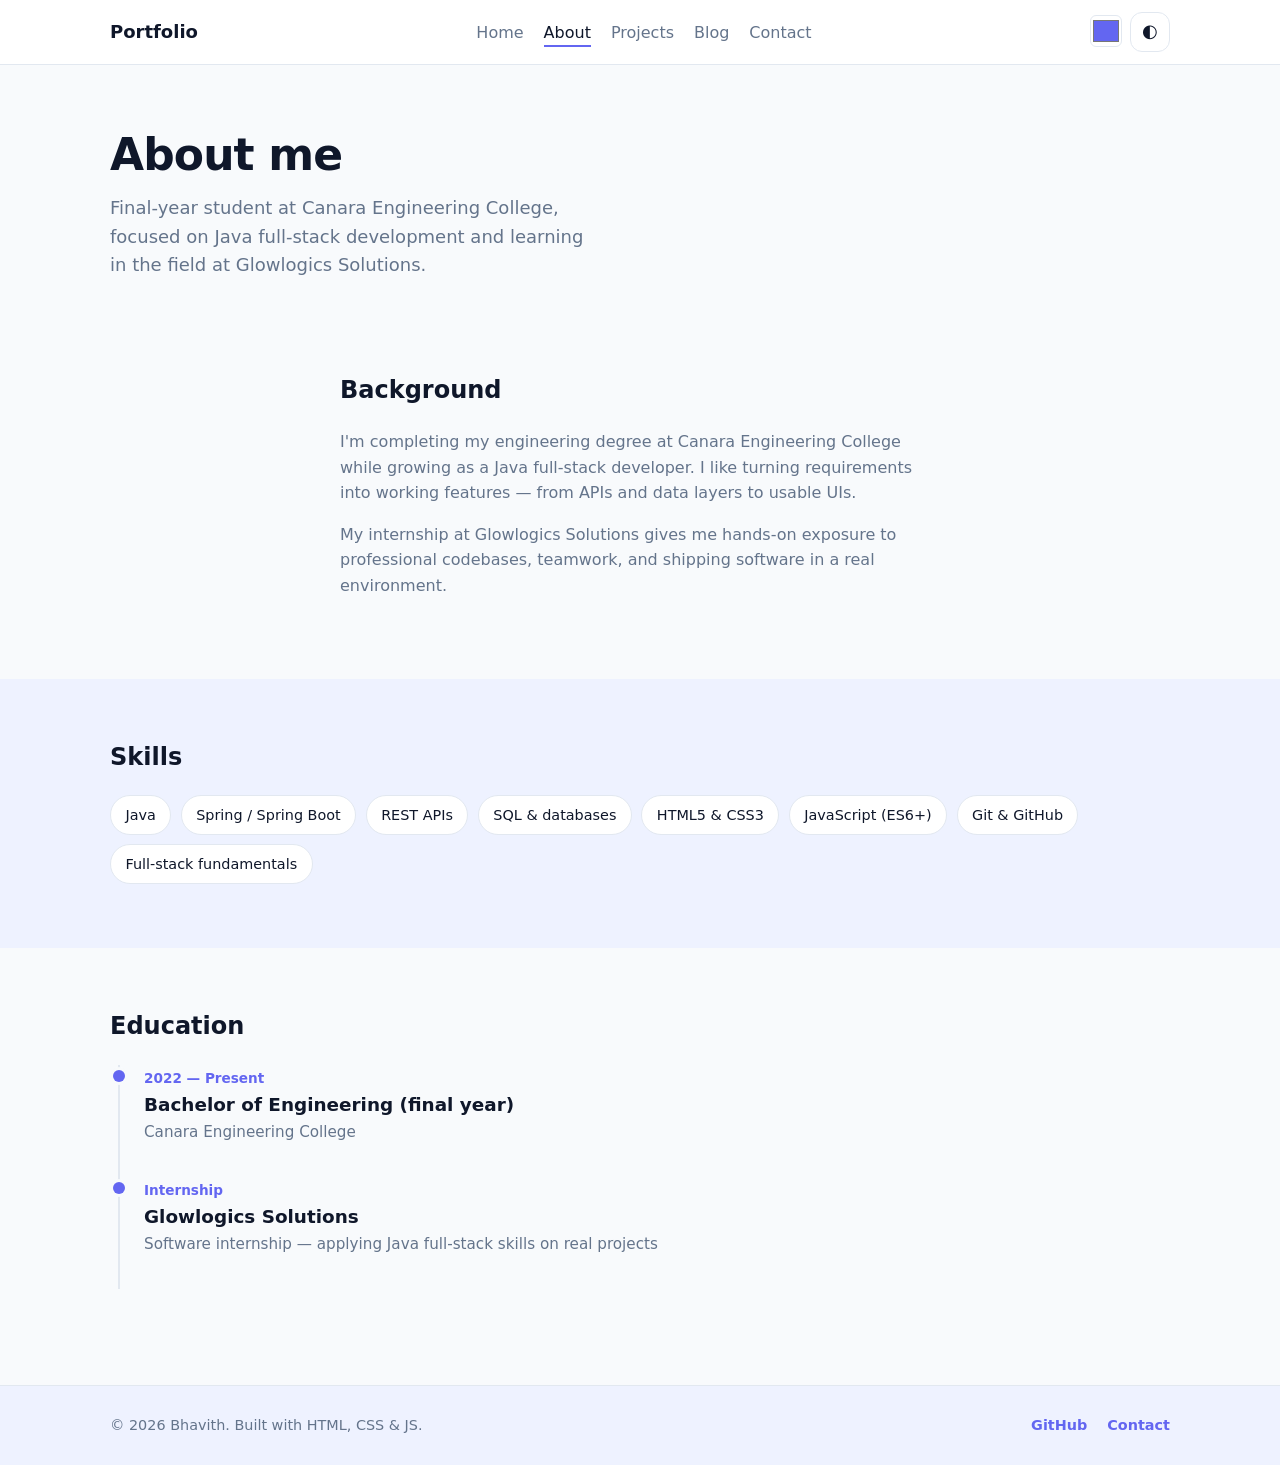
<file: about.html>
<!DOCTYPE html>
<html lang="en">
  <head>
    <meta charset="UTF-8" />
    <meta name="viewport" content="width=device-width, initial-scale=1.0" />
    <meta name="description" content="About Bhavith — Canara Engineering College, Java full-stack, Glowlogics Solutions internship." />
    <title>Portfolio | About</title>
    <script src="js/theme-init.js"></script>
    <link rel="stylesheet" href="css/styles.css" />
  </head>
  <body>
    <a class="skip-link" href="#main">Skip to content</a>
    <header class="site-header">
      <div class="container header-inner">
        <a class="logo" href="index.html">Portfolio</a>
        <button
          type="button"
          class="nav-toggle"
          aria-expanded="false"
          aria-controls="site-nav"
          aria-label="Open menu"
        >
          <span class="nav-toggle-bar"></span>
          <span class="nav-toggle-bar"></span>
          <span class="nav-toggle-bar"></span>
        </button>
        <nav id="site-nav" class="site-nav" aria-label="Primary">
          <ul class="nav-list">
            <li><a href="index.html" class="nav-link">Home</a></li>
            <li><a href="about.html" class="nav-link active">About</a></li>
            <li><a href="projects.html" class="nav-link">Projects</a></li>
            <li><a href="blog.html" class="nav-link">Blog</a></li>
            <li><a href="contact.html" class="nav-link">Contact</a></li>
          </ul>
        </nav>
        <div class="header-actions">
          <label class="theme-picker" title="Accent color">
            <span class="visually-hidden">Accent color</span>
            <input type="color" id="accent-color" value="#6366f1" />
          </label>
          <button
            type="button"
            class="theme-toggle"
            id="dark-mode-toggle"
            aria-pressed="false"
            title="Toggle dark mode"
          >
            <span class="theme-toggle-icon" aria-hidden="true">◐</span>
            <span class="visually-hidden">Dark mode</span>
          </button>
        </div>
      </div>
    </header>

    <main id="main">
      <section class="page-hero section">
        <div class="container">
          <h1 class="page-title animate-on-scroll">About me</h1>
          <p class="page-lead animate-on-scroll">
            Final-year student at Canara Engineering College, focused on Java
            full-stack development and learning in the field at Glowlogics
            Solutions.
          </p>
        </div>
      </section>

      <section class="section">
        <div class="container narrow">
          <h2 class="section-title animate-on-scroll">Background</h2>
          <div class="prose animate-on-scroll">
            <p>
              I'm completing my engineering degree at Canara Engineering College
              while growing as a Java full-stack developer. I like turning
              requirements into working features — from APIs and data layers to
              usable UIs.
            </p>
            <p>
              My internship at Glowlogics Solutions gives me hands-on exposure
              to professional codebases, teamwork, and shipping software in a real
              environment.
            </p>
          </div>
        </div>
      </section>

      <section class="section section-alt">
        <div class="container">
          <h2 class="section-title animate-on-scroll">Skills</h2>
          <ul class="skills-grid animate-on-scroll">
            <li class="skill-pill">Java</li>
            <li class="skill-pill">Spring / Spring Boot</li>
            <li class="skill-pill">REST APIs</li>
            <li class="skill-pill">SQL &amp; databases</li>
            <li class="skill-pill">HTML5 &amp; CSS3</li>
            <li class="skill-pill">JavaScript (ES6+)</li>
            <li class="skill-pill">Git &amp; GitHub</li>
            <li class="skill-pill">Full-stack fundamentals</li>
          </ul>
        </div>
      </section>

      <section class="section">
        <div class="container">
          <h2 class="section-title animate-on-scroll">Education</h2>
          <ol class="timeline">
            <li class="timeline-item animate-on-scroll">
              <span class="timeline-date">2022 — Present</span>
              <h3 class="timeline-title">Bachelor of Engineering (final year)</h3>
              <p class="timeline-meta">Canara Engineering College</p>
            </li>
            <li class="timeline-item animate-on-scroll">
              <span class="timeline-date">Internship</span>
              <h3 class="timeline-title">Glowlogics Solutions</h3>
              <p class="timeline-meta">Software internship — applying Java full-stack skills on real projects</p>
            </li>
          </ol>
        </div>
      </section>
    </main>

    <footer class="site-footer">
      <div class="container footer-inner">
        <p>© <span id="year"></span> Bhavith. Built with HTML, CSS &amp; JS.</p>
        <ul class="footer-social">
          <li>
            <a href="https://github.com/bhavith12369" target="_blank" rel="noopener noreferrer">GitHub</a>
          </li>
          <li>
            <a href="contact.html">Contact</a>
          </li>
        </ul>
      </div>
    </footer>

    <script src="js/app.js" defer></script>
  </body>
</html>
</file>
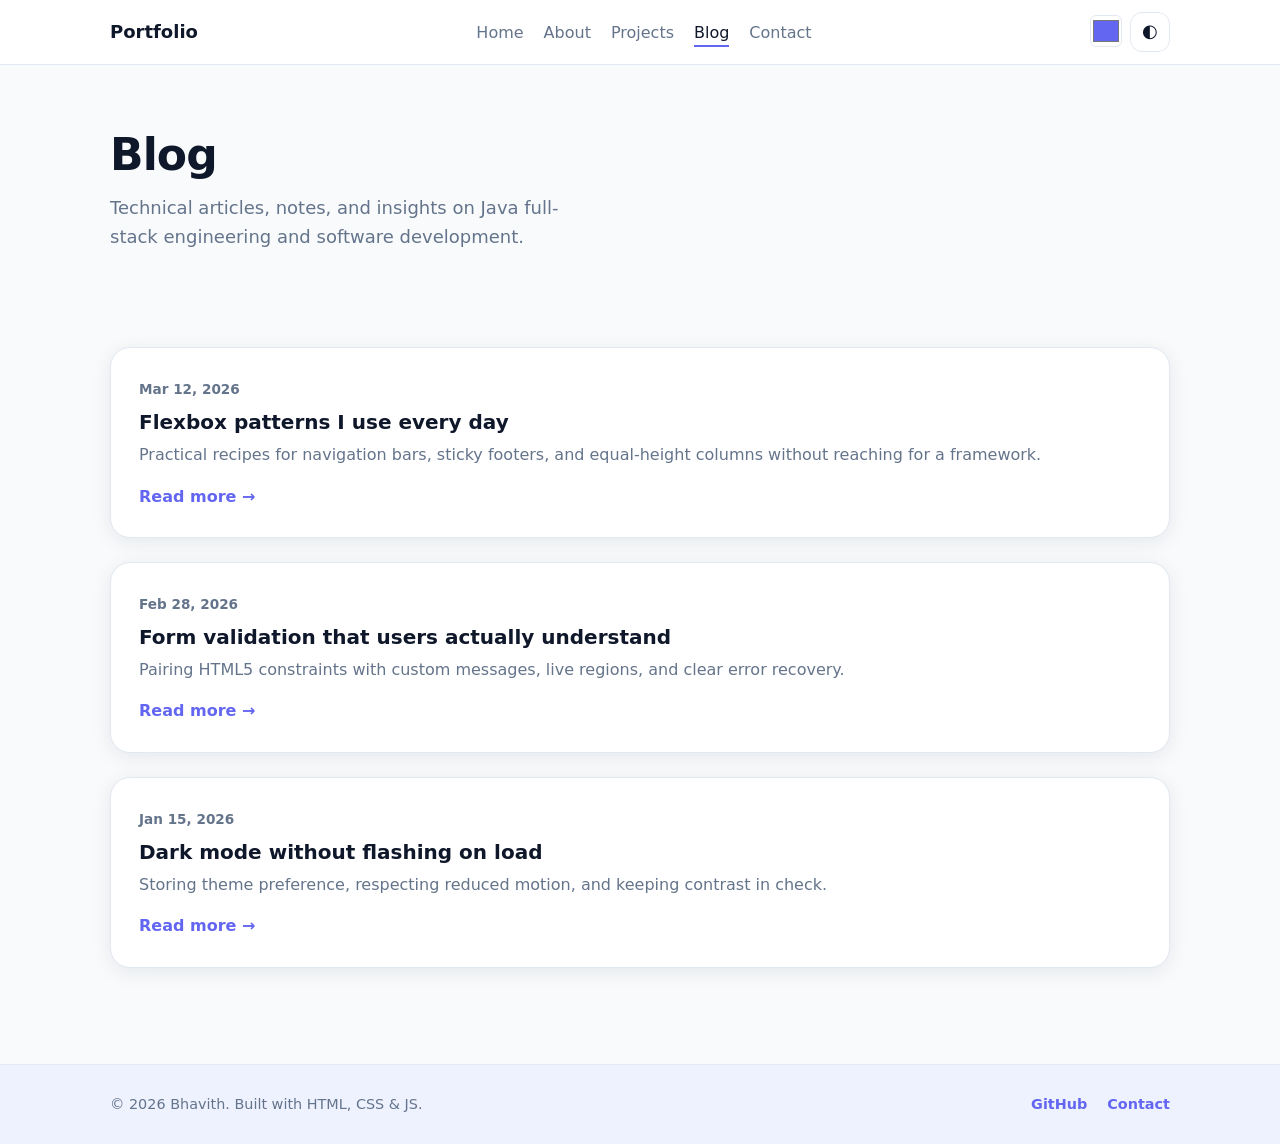
<file: blog.html>
<!DOCTYPE html>
<html lang="en">
  <head>
    <meta charset="UTF-8" />
    <meta name="viewport" content="width=device-width, initial-scale=1.0" />
    <meta name="description" content="Technical articles and notes from the blog." />
    <title>Portfolio | Blog</title>
    <script src="js/theme-init.js"></script>
    <link rel="stylesheet" href="css/styles.css" />
  </head>
  <body>
    <a class="skip-link" href="#main">Skip to content</a>
    <header class="site-header">
      <div class="container header-inner">
        <a class="logo" href="index.html">Portfolio</a>
        <button
          type="button"
          class="nav-toggle"
          aria-expanded="false"
          aria-controls="site-nav"
          aria-label="Open menu"
        >
          <span class="nav-toggle-bar"></span>
          <span class="nav-toggle-bar"></span>
          <span class="nav-toggle-bar"></span>
        </button>
        <nav id="site-nav" class="site-nav" aria-label="Primary">
          <ul class="nav-list">
            <li><a href="index.html" class="nav-link">Home</a></li>
            <li><a href="about.html" class="nav-link">About</a></li>
            <li><a href="projects.html" class="nav-link">Projects</a></li>
            <li><a href="blog.html" class="nav-link active">Blog</a></li>
            <li><a href="contact.html" class="nav-link">Contact</a></li>
          </ul>
        </nav>
        <div class="header-actions">
          <label class="theme-picker" title="Accent color">
            <span class="visually-hidden">Accent color</span>
            <input type="color" id="accent-color" value="#6366f1" />
          </label>
          <button
            type="button"
            class="theme-toggle"
            id="dark-mode-toggle"
            aria-pressed="false"
            title="Toggle dark mode"
          >
            <span class="theme-toggle-icon" aria-hidden="true">◐</span>
            <span class="visually-hidden">Dark mode</span>
          </button>
        </div>
      </div>
    </header>

    <main id="main">
      <section class="page-hero section">
        <div class="container">
          <h1 class="page-title animate-on-scroll">Blog</h1>
          <p class="page-lead animate-on-scroll">
            Technical articles, notes, and insights on Java full-stack engineering and software development.
          </p>
        </div>
      </section>

      <section class="section">
        <div class="container">
          <ul class="blog-list">
            <li class="blog-item animate-on-scroll">
              <article class="blog-card">
                <time class="blog-date" datetime="2026-03-12">Mar 12, 2026</time>
                <h2 class="blog-card-title">
                  <a href="#">Flexbox patterns I use every day</a>
                </h2>
                <p class="blog-excerpt">
                  Practical recipes for navigation bars, sticky footers, and
                  equal-height columns without reaching for a framework.
                </p>
                <a class="link-arrow" href="#">Read more</a>
              </article>
            </li>
            <li class="blog-item animate-on-scroll">
              <article class="blog-card">
                <time class="blog-date" datetime="2026-02-28">Feb 28, 2026</time>
                <h2 class="blog-card-title">
                  <a href="#">Form validation that users actually understand</a>
                </h2>
                <p class="blog-excerpt">
                  Pairing HTML5 constraints with custom messages, live regions,
                  and clear error recovery.
                </p>
                <a class="link-arrow" href="#">Read more</a>
              </article>
            </li>
            <li class="blog-item animate-on-scroll">
              <article class="blog-card">
                <time class="blog-date" datetime="2026-01-15">Jan 15, 2026</time>
                <h2 class="blog-card-title">
                  <a href="#">Dark mode without flashing on load</a>
                </h2>
                <p class="blog-excerpt">
                  Storing theme preference, respecting reduced motion, and
                  keeping contrast in check.
                </p>
                <a class="link-arrow" href="#">Read more</a>
              </article>
            </li>
          </ul>
        </div>
      </section>
    </main>

    <footer class="site-footer">
      <div class="container footer-inner">
        <p>© <span id="year"></span> Bhavith. Built with HTML, CSS &amp; JS.</p>
        <ul class="footer-social">
          <li>
            <a href="https://github.com/bhavith12369" target="_blank" rel="noopener noreferrer">GitHub</a>
          </li>
          <li>
            <a href="contact.html">Contact</a>
          </li>
        </ul>
      </div>
    </footer>

    <script src="js/app.js" defer></script>
  </body>
</html>
</file>
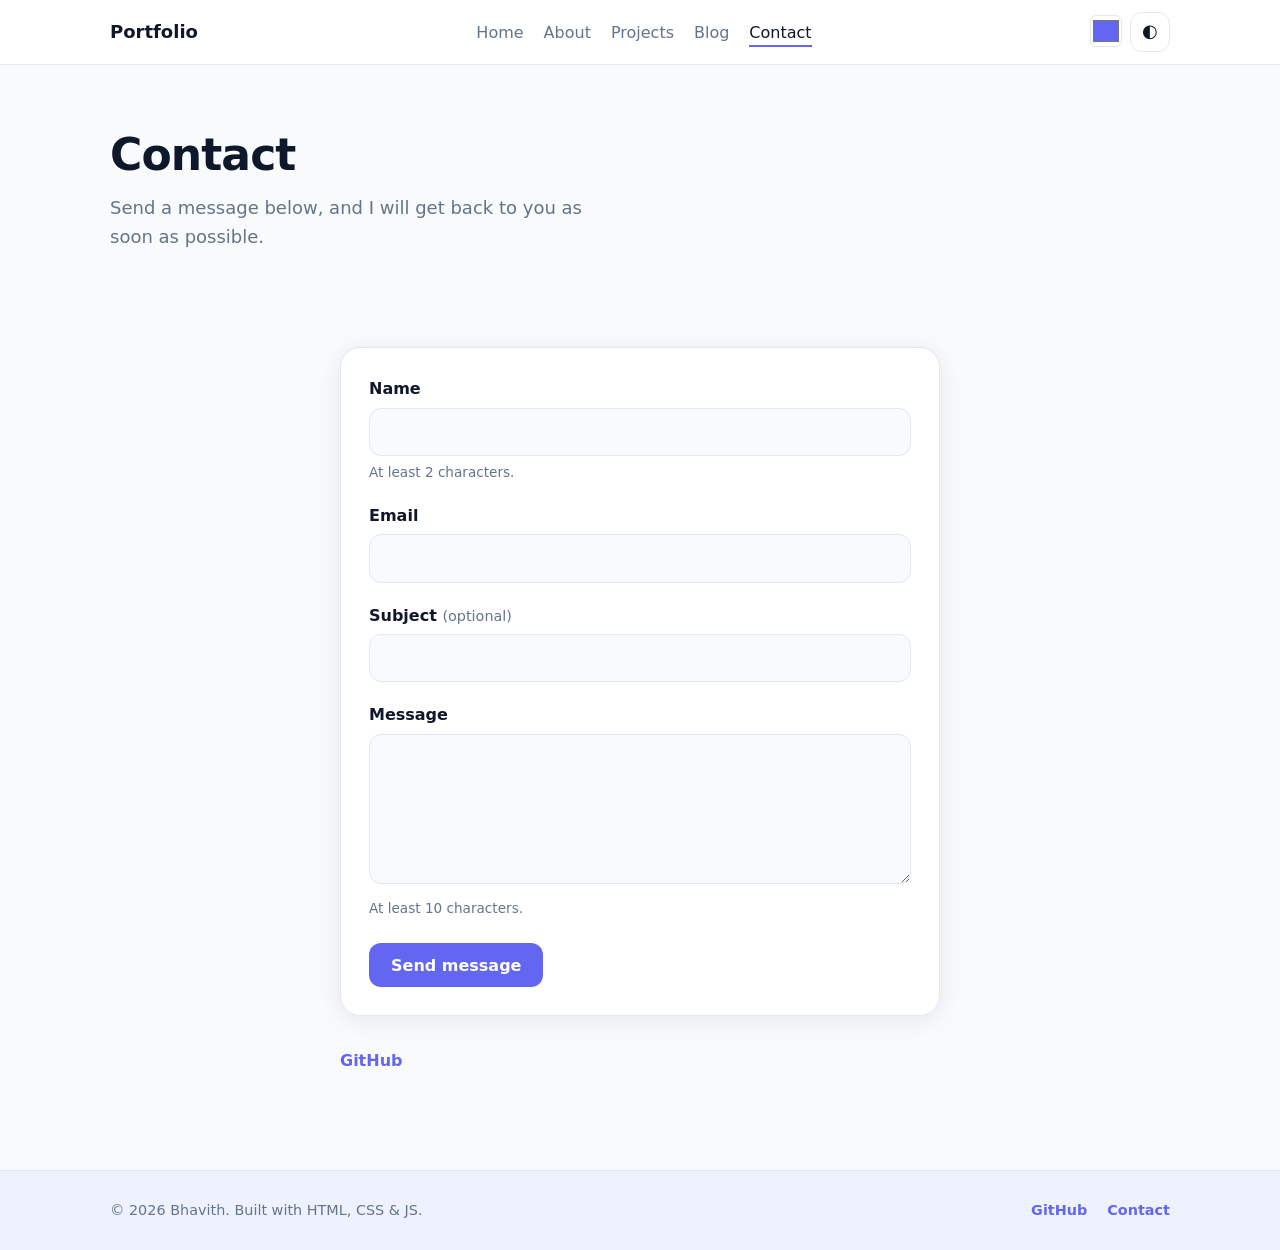
<file: contact.html>
<!DOCTYPE html>
<html lang="en">
  <head>
    <meta charset="UTF-8" />
    <meta name="viewport" content="width=device-width, initial-scale=1.0" />
    <!-- Leave empty when the site is served by Spring Boot (same origin). For GitHub Pages + separate API, set to your API root, e.g. https://your-app.onrender.com -->
    <meta name="portfolio-api-base" content="" />
    <meta name="description" content="Contact — send a message." />
    <title>Portfolio | Contact</title>
    <script src="js/theme-init.js"></script>
    <link rel="stylesheet" href="css/styles.css" />
  </head>
  <body>
    <a class="skip-link" href="#main">Skip to content</a>
    <header class="site-header">
      <div class="container header-inner">
        <a class="logo" href="index.html">Portfolio</a>
        <button
          type="button"
          class="nav-toggle"
          aria-expanded="false"
          aria-controls="site-nav"
          aria-label="Open menu"
        >
          <span class="nav-toggle-bar"></span>
          <span class="nav-toggle-bar"></span>
          <span class="nav-toggle-bar"></span>
        </button>
        <nav id="site-nav" class="site-nav" aria-label="Primary">
          <ul class="nav-list">
            <li><a href="index.html" class="nav-link">Home</a></li>
            <li><a href="about.html" class="nav-link">About</a></li>
            <li><a href="projects.html" class="nav-link">Projects</a></li>
            <li><a href="blog.html" class="nav-link">Blog</a></li>
            <li><a href="contact.html" class="nav-link active">Contact</a></li>
          </ul>
        </nav>
        <div class="header-actions">
          <label class="theme-picker" title="Accent color">
            <span class="visually-hidden">Accent color</span>
            <input type="color" id="accent-color" value="#6366f1" />
          </label>
          <button
            type="button"
            class="theme-toggle"
            id="dark-mode-toggle"
            aria-pressed="false"
            title="Toggle dark mode"
          >
            <span class="theme-toggle-icon" aria-hidden="true">◐</span>
            <span class="visually-hidden">Dark mode</span>
          </button>
        </div>
      </div>
    </header>

    <main id="main">
      <section class="page-hero section">
        <div class="container">
          <h1 class="page-title animate-on-scroll">Contact</h1>
          <p class="page-lead animate-on-scroll">
            Send a message below, and I will get back to you as soon as possible.
          </p>
        </div>
      </section>

      <section class="section">
        <div class="container narrow">
          <form
            class="contact-form animate-on-scroll"
            id="contact-form"
            novalidate
            action="#"
            method="post"
          >
            <div class="form-field">
              <label for="contact-name">Name</label>
              <input
                id="contact-name"
                name="name"
                type="text"
                autocomplete="name"
                required
                minlength="2"
                maxlength="80"
                aria-describedby="name-hint name-error"
              />
              <p id="name-hint" class="field-hint">At least 2 characters.</p>
              <p id="name-error" class="field-error" role="alert" hidden></p>
            </div>
            <div class="form-field">
              <label for="contact-email">Email</label>
              <input
                id="contact-email"
                name="email"
                type="email"
                autocomplete="email"
                required
                aria-describedby="email-error"
              />
              <p id="email-error" class="field-error" role="alert" hidden></p>
            </div>
            <div class="form-field">
              <label for="contact-subject">Subject <span class="optional">(optional)</span></label>
              <input
                id="contact-subject"
                name="subject"
                type="text"
                maxlength="120"
                aria-describedby="subject-error"
              />
              <p id="subject-error" class="field-error" role="alert" hidden></p>
            </div>
            <div class="form-field">
              <label for="contact-message">Message</label>
              <textarea
                id="contact-message"
                name="message"
                rows="5"
                required
                minlength="10"
                maxlength="2000"
                aria-describedby="message-hint message-error"
              ></textarea>
              <p id="message-hint" class="field-hint">At least 10 characters.</p>
              <p id="message-error" class="field-error" role="alert" hidden></p>
            </div>
            <div class="form-actions">
              <button type="submit" class="btn btn-primary" id="contact-submit">
                Send message
              </button>
            </div>
            <p id="form-server-error" class="field-error" role="alert" hidden></p>
            <p id="form-success" class="form-success" role="status" tabindex="-1" hidden></p>
          </form>

          <ul class="contact-social animate-on-scroll" aria-label="Other ways to reach me">
            <li>
              <a href="https://github.com/bhavith12369" target="_blank" rel="noopener noreferrer">GitHub</a>
            </li>
          </ul>
        </div>
      </section>
    </main>

    <footer class="site-footer">
      <div class="container footer-inner">
        <p>© <span id="year"></span> Bhavith. Built with HTML, CSS &amp; JS.</p>
        <ul class="footer-social">
          <li>
            <a href="https://github.com/bhavith12369" target="_blank" rel="noopener noreferrer">GitHub</a>
          </li>
          <li>
            <a href="contact.html">Contact</a>
          </li>
        </ul>
      </div>
    </footer>

    <script src="js/app.js" defer></script>
  </body>
</html>
</file>
<file: css/styles.css>
/* --- CSS variables & base --- */
:root {
  --accent: #6366f1;
  --accent-hover: #4f46e5;
  --bg: #f8fafc;
  --bg-alt: #eef2ff;
  --surface: #ffffff;
  --text: #0f172a;
  --text-muted: #64748b;
  --border: #e2e8f0;
  --shadow: rgba(15, 23, 42, 0.08);
  --radius: 12px;
  --radius-lg: 20px;
  --header-h: 4rem;
  --transition: 0.25s ease;
  --font: "Segoe UI", system-ui, -apple-system, sans-serif;
}

.dark {
  --bg: #0f1419;
  --bg-alt: #151b24;
  --surface: #1a222d;
  --text: #f1f5f9;
  --text-muted: #94a3b8;
  --border: #2d3a4a;
  --shadow: rgba(0, 0, 0, 0.35);
  --accent-hover: #818cf8;
}

*,
*::before,
*::after {
  box-sizing: border-box;
}

html {
  scroll-behavior: smooth;
}

@media (prefers-reduced-motion: reduce) {
  html {
    scroll-behavior: auto;
  }

  *,
  *::before,
  *::after {
    animation-duration: 0.01ms !important;
    animation-iteration-count: 1 !important;
    transition-duration: 0.01ms !important;
  }
}

body {
  margin: 0;
  font-family: var(--font);
  font-size: 1rem;
  line-height: 1.6;
  color: var(--text);
  background: var(--bg);
  transition: background-color var(--transition), color var(--transition);
}

img {
  max-width: 100%;
  height: auto;
  display: block;
}

a {
  color: var(--accent);
  text-decoration-thickness: 1px;
  text-underline-offset: 0.2em;
  transition: color var(--transition);
}

a:hover {
  color: var(--accent-hover);
}

h1,
h2,
h3 {
  line-height: 1.2;
  font-weight: 700;
}

.visually-hidden {
  position: absolute;
  width: 1px;
  height: 1px;
  padding: 0;
  margin: -1px;
  overflow: hidden;
  clip: rect(0, 0, 0, 0);
  white-space: nowrap;
  border: 0;
}

.skip-link {
  position: absolute;
  top: -100px;
  left: 1rem;
  z-index: 1000;
  padding: 0.75rem 1rem;
  background: var(--accent);
  color: #fff;
  border-radius: var(--radius);
  font-weight: 600;
}

.skip-link:focus {
  top: 1rem;
}

.container {
  width: 100%;
  max-width: 1100px;
  margin: 0 auto;
  padding: 0 1.25rem;
}

.container.narrow {
  max-width: 640px;
}

/* --- Header --- */
.site-header {
  position: sticky;
  top: 0;
  z-index: 100;
  background: color-mix(in srgb, var(--surface) 92%, transparent);
  backdrop-filter: blur(10px);
  border-bottom: 1px solid var(--border);
}

.header-inner {
  display: flex;
  flex-wrap: wrap;
  align-items: center;
  justify-content: space-between;
  gap: 0.75rem;
  min-height: var(--header-h);
}

.logo {
  font-weight: 800;
  font-size: 1.125rem;
  color: var(--text);
  text-decoration: none;
}

.logo:hover {
  color: var(--accent);
}

.nav-toggle {
  display: none;
  flex-direction: column;
  justify-content: center;
  gap: 5px;
  padding: 0.5rem;
  background: transparent;
  border: 1px solid var(--border);
  border-radius: var(--radius);
  cursor: pointer;
}

.nav-toggle-bar {
  display: block;
  width: 22px;
  height: 2px;
  background: var(--text);
  border-radius: 1px;
  transition: transform var(--transition), opacity var(--transition);
}

.site-nav .nav-list {
  display: flex;
  flex-wrap: wrap;
  align-items: center;
  gap: 0.25rem 1.25rem;
  list-style: none;
  margin: 0;
  padding: 0;
}

.nav-link {
  color: var(--text-muted);
  text-decoration: none;
  font-weight: 500;
  padding: 0.35rem 0;
  position: relative;
}

.nav-link::after {
  content: "";
  position: absolute;
  left: 0;
  bottom: 0;
  width: 0;
  height: 2px;
  background: var(--accent);
  transition: width var(--transition);
}

.nav-link:hover,
.nav-link:focus-visible {
  color: var(--text);
}

.nav-link:hover::after,
.nav-link:focus-visible::after,
.nav-link.active::after {
  width: 100%;
}

.nav-link.active {
  color: var(--text);
}

.header-actions {
  display: flex;
  align-items: center;
  gap: 0.5rem;
}

.theme-picker input[type="color"] {
  width: 2rem;
  height: 2rem;
  padding: 0;
  border: 1px solid var(--border);
  border-radius: 6px;
  cursor: pointer;
  background: var(--surface);
}

.theme-toggle {
  display: inline-flex;
  align-items: center;
  justify-content: center;
  width: 2.5rem;
  height: 2.5rem;
  border-radius: var(--radius);
  border: 1px solid var(--border);
  background: var(--surface);
  color: var(--text);
  cursor: pointer;
  transition: border-color var(--transition), transform var(--transition);
}

.theme-toggle:hover {
  border-color: var(--accent);
}

.theme-toggle-icon {
  font-size: 1.1rem;
  line-height: 1;
}

/* Mobile nav */
@media (max-width: 768px) {
  .nav-toggle {
    display: flex;
    order: 2;
  }

  .header-actions {
    order: 3;
  }

  .site-nav {
    order: 4;
    width: 100%;
    max-height: 0;
    overflow: hidden;
    transition: max-height 0.35s ease;
  }

  .site-nav.is-open {
    max-height: 320px;
  }

  .site-nav .nav-list {
    flex-direction: column;
    align-items: flex-start;
    padding: 0.75rem 0 1rem;
    gap: 0.5rem;
  }

  .nav-toggle[aria-expanded="true"] .nav-toggle-bar:nth-child(1) {
    transform: translateY(7px) rotate(45deg);
  }

  .nav-toggle[aria-expanded="true"] .nav-toggle-bar:nth-child(2) {
    opacity: 0;
  }

  .nav-toggle[aria-expanded="true"] .nav-toggle-bar:nth-child(3) {
    transform: translateY(-7px) rotate(-45deg);
  }
}

/* --- Sections --- */
.section {
  padding: 4rem 0;
}

.section-tight {
  padding-top: 0;
}

.section-alt {
  background: var(--bg-alt);
}

.page-hero {
  padding-bottom: 2rem;
}

.page-title {
  font-size: clamp(2rem, 5vw, 2.75rem);
  margin: 0 0 0.75rem;
  letter-spacing: -0.02em;
}

.page-lead {
  font-size: 1.125rem;
  color: var(--text-muted);
  max-width: 42ch;
  margin: 0;
}

.page-lead code {
  font-size: 0.92em;
  padding: 0.15em 0.35em;
  border-radius: 6px;
  background: var(--bg-alt);
  border: 1px solid var(--border);
}

.section-title {
  font-size: 1.5rem;
  margin: 0 0 1.5rem;
}

/* --- Hero --- */
.hero-grid {
  display: flex;
  flex-wrap: wrap;
  align-items: center;
  gap: 2.5rem 3rem;
}

.hero-content {
  flex: 1 1 280px;
  max-width: 540px;
}

.hero-visual {
  flex: 1 1 260px;
  display: flex;
  justify-content: center;
}

.eyebrow {
  text-transform: uppercase;
  letter-spacing: 0.12em;
  font-size: 0.75rem;
  font-weight: 700;
  color: var(--accent);
  margin: 0 0 0.5rem;
}

.hero-title {
  font-size: clamp(2.25rem, 6vw, 3.25rem);
  margin: 0 0 0.75rem;
  letter-spacing: -0.03em;
}

.hero-tagline {
  font-size: 1.2rem;
  color: var(--text-muted);
  margin: 0 0 1rem;
}

.hero-bio {
  margin: 0 0 1.5rem;
}

.hero-cta {
  display: flex;
  flex-wrap: wrap;
  gap: 0.75rem;
  margin-bottom: 1.5rem;
}

.btn {
  display: inline-flex;
  align-items: center;
  justify-content: center;
  padding: 0.65rem 1.25rem;
  border-radius: var(--radius);
  font-weight: 600;
  text-decoration: none;
  border: 2px solid transparent;
  cursor: pointer;
  font-size: 1rem;
  font-family: inherit;
  transition: background var(--transition), color var(--transition),
    border-color var(--transition), transform 0.15s ease;
}

.btn:active {
  transform: scale(0.98);
}

.btn-primary {
  background: var(--accent);
  color: #fff;
}

.btn-primary:hover {
  background: var(--accent-hover);
  color: #fff;
}

.btn-ghost {
  background: transparent;
  color: var(--text);
  border-color: var(--border);
}

.btn-ghost:hover {
  border-color: var(--accent);
  color: var(--accent);
}

.social-list {
  display: flex;
  flex-wrap: wrap;
  gap: 1rem;
  list-style: none;
  margin: 0;
  padding: 0;
}

.social-link {
  font-weight: 600;
  text-decoration: none;
}

.profile-frame {
  position: relative;
  border-radius: var(--radius-lg);
  overflow: hidden;
  box-shadow: 0 20px 50px var(--shadow);
  max-width: 320px;
  animation: float 6s ease-in-out infinite;
}

@media (prefers-reduced-motion: reduce) {
  .profile-frame {
    animation: none;
  }
}

.profile-img {
  width: 100%;
  aspect-ratio: 1;
  object-fit: cover;
}

@keyframes float {
  0%,
  100% {
    transform: translateY(0);
  }
  50% {
    transform: translateY(-8px);
  }
}

/* --- Cards & highlights --- */
.highlights {
  display: flex;
  flex-wrap: wrap;
  gap: 1.25rem;
}

.card {
  flex: 1 1 240px;
  background: var(--surface);
  border: 1px solid var(--border);
  border-radius: var(--radius-lg);
  padding: 1.5rem;
  box-shadow: 0 4px 20px var(--shadow);
  transition: transform var(--transition), box-shadow var(--transition);
}

.card:hover {
  transform: translateY(-4px);
  box-shadow: 0 12px 40px var(--shadow);
}

.card-title {
  margin: 0 0 0.5rem;
  font-size: 1.1rem;
}

.card p {
  margin: 0;
  color: var(--text-muted);
  font-size: 0.95rem;
}

/* --- About --- */
.prose p {
  color: var(--text-muted);
}

.skills-grid {
  display: flex;
  flex-wrap: wrap;
  gap: 0.6rem;
  list-style: none;
  margin: 0;
  padding: 0;
}

.skill-pill {
  padding: 0.45rem 0.9rem;
  background: var(--surface);
  border: 1px solid var(--border);
  border-radius: 999px;
  font-size: 0.9rem;
  font-weight: 500;
}

.timeline {
  list-style: none;
  margin: 0;
  padding: 0;
  border-left: 2px solid var(--border);
  margin-left: 0.5rem;
}

.timeline-item {
  position: relative;
  padding: 0 0 2rem 1.5rem;
}

.timeline-item::before {
  content: "";
  position: absolute;
  left: -7px;
  top: 0.35rem;
  width: 12px;
  height: 12px;
  border-radius: 50%;
  background: var(--accent);
  box-shadow: 0 0 0 3px var(--bg);
}

.section-alt .timeline-item::before {
  box-shadow: 0 0 0 3px var(--bg-alt);
}

.timeline-date {
  font-size: 0.85rem;
  font-weight: 600;
  color: var(--accent);
}

.timeline-title {
  margin: 0.25rem 0;
  font-size: 1.15rem;
}

.timeline-meta {
  margin: 0;
  color: var(--text-muted);
  font-size: 0.95rem;
}

/* --- Projects --- */
.project-grid {
  display: flex;
  flex-direction: column;
  gap: 2.5rem;
}

.project-card {
  display: flex;
  flex-wrap: wrap;
  gap: 0;
  background: var(--surface);
  border: 1px solid var(--border);
  border-radius: var(--radius-lg);
  overflow: hidden;
  box-shadow: 0 4px 24px var(--shadow);
  transition: transform var(--transition), box-shadow var(--transition);
}

.project-card:hover {
  transform: translateY(-3px);
  box-shadow: 0 16px 48px var(--shadow);
}

.project-image-link {
  flex: 1 1 280px;
  max-width: 100%;
  line-height: 0;
}

.project-img {
  width: 100%;
  height: 100%;
  min-height: 200px;
  object-fit: cover;
  transition: transform 0.5s ease;
}

.project-card:hover .project-img {
  transform: scale(1.03);
}

.project-body {
  flex: 1 1 280px;
  padding: 1.75rem;
  display: flex;
  flex-direction: column;
  justify-content: center;
}

.project-title {
  margin: 0 0 0.5rem;
  font-size: 1.35rem;
}

.project-desc {
  margin: 0 0 1rem;
  color: var(--text-muted);
}

.project-links {
  display: flex;
  flex-wrap: wrap;
  gap: 1rem;
}

.link-arrow {
  font-weight: 600;
  text-decoration: none;
}

.link-arrow::after {
  content: " →";
}

/* --- Blog --- */
.blog-list {
  list-style: none;
  margin: 0;
  padding: 0;
  display: flex;
  flex-direction: column;
  gap: 1.5rem;
}

.blog-card {
  background: var(--surface);
  border: 1px solid var(--border);
  border-radius: var(--radius-lg);
  padding: 1.75rem;
  box-shadow: 0 4px 20px var(--shadow);
  transition: border-color var(--transition);
}

.blog-card:hover {
  border-color: color-mix(in srgb, var(--accent) 45%, var(--border));
}

.blog-date {
  font-size: 0.85rem;
  color: var(--text-muted);
  font-weight: 600;
}

.blog-card-title {
  margin: 0.5rem 0;
  font-size: 1.25rem;
}

.blog-card-title a {
  color: var(--text);
  text-decoration: none;
}

.blog-card-title a:hover {
  color: var(--accent);
}

.blog-excerpt {
  margin: 0 0 1rem;
  color: var(--text-muted);
}

/* --- Contact form --- */
.contact-form {
  background: var(--surface);
  border: 1px solid var(--border);
  border-radius: var(--radius-lg);
  padding: 1.75rem;
  box-shadow: 0 4px 24px var(--shadow);
}

.form-field {
  margin-bottom: 1.25rem;
}

.form-field label {
  display: block;
  font-weight: 600;
  margin-bottom: 0.35rem;
}

.optional {
  font-weight: 400;
  color: var(--text-muted);
  font-size: 0.9rem;
}

.form-field input,
.form-field textarea {
  width: 100%;
  padding: 0.65rem 0.85rem;
  border: 1px solid var(--border);
  border-radius: var(--radius);
  font: inherit;
  color: var(--text);
  background: var(--bg);
  transition: border-color var(--transition), box-shadow var(--transition);
}

.form-field input:focus,
.form-field textarea:focus {
  outline: none;
  border-color: var(--accent);
  box-shadow: 0 0 0 3px color-mix(in srgb, var(--accent) 25%, transparent);
}

.form-field input.invalid,
.form-field textarea.invalid {
  border-color: #dc2626;
}

.field-hint {
  margin: 0.35rem 0 0;
  font-size: 0.85rem;
  color: var(--text-muted);
}

.field-error {
  margin: 0.35rem 0 0;
  font-size: 0.85rem;
  color: #dc2626;
}

.dark .field-error {
  color: #f87171;
}

.form-actions {
  margin-top: 1.5rem;
}

.form-success {
  margin-top: 1rem;
  padding: 1rem;
  background: color-mix(in srgb, var(--accent) 12%, var(--surface));
  border-radius: var(--radius);
  border: 1px solid color-mix(in srgb, var(--accent) 35%, var(--border));
  font-weight: 500;
}

.contact-social {
  display: flex;
  gap: 1.25rem;
  list-style: none;
  margin: 2rem 0 0;
  padding: 0;
  font-weight: 600;
}

.contact-social a {
  text-decoration: none;
}

/* --- Scroll animations --- */
.animate-on-scroll {
  opacity: 0;
  transform: translateY(16px);
  transition: opacity 0.55s ease, transform 0.55s ease;
}

.animate-on-scroll.is-visible {
  opacity: 1;
  transform: translateY(0);
}

@media (prefers-reduced-motion: reduce) {
  .animate-on-scroll {
    opacity: 1;
    transform: none;
    transition: none;
  }
}

/* --- Footer --- */
.site-footer {
  border-top: 1px solid var(--border);
  padding: 1.75rem 0;
  margin-top: 2rem;
  background: var(--bg-alt);
}

.footer-inner {
  display: flex;
  flex-wrap: wrap;
  align-items: center;
  justify-content: space-between;
  gap: 1rem;
}

.footer-inner p {
  margin: 0;
  font-size: 0.9rem;
  color: var(--text-muted);
}

.footer-social {
  display: flex;
  gap: 1.25rem;
  list-style: none;
  margin: 0;
  padding: 0;
  font-size: 0.9rem;
  font-weight: 600;
}

.footer-social a {
  text-decoration: none;
}
</file>
